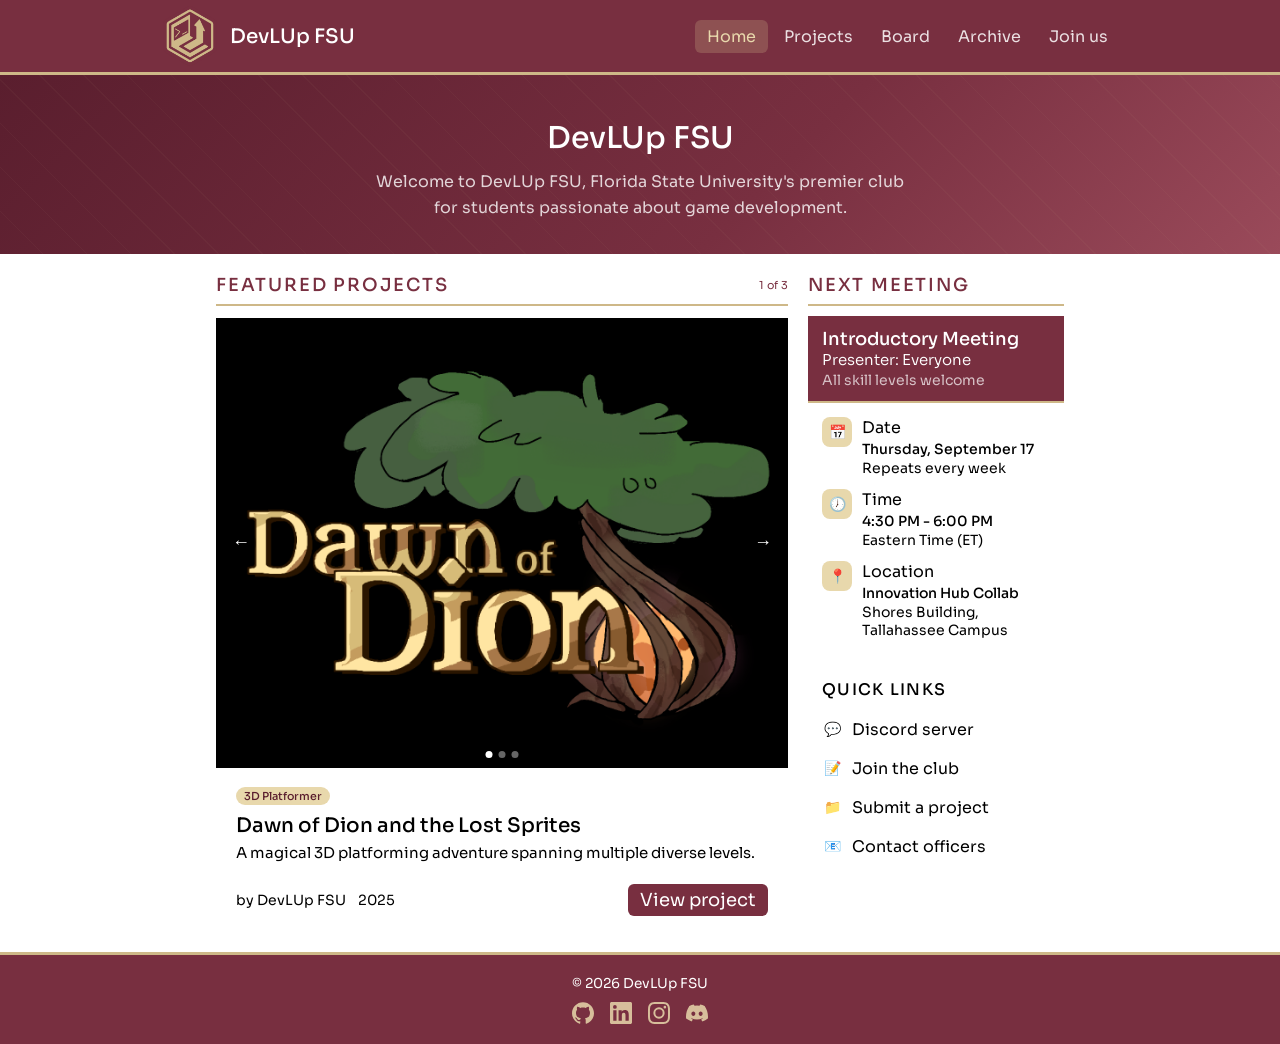
<file: index.html>
<!DOCTYPE html>
<html lang="en">
<head>
  <meta charset="UTF-8" />
  <meta name="viewport" content="width=device-width, initial-scale=1.0" />

  <!-- Load fonts -->
  <link rel="preconnect" href="https://fonts.googleapis.com">
  <link rel="preconnect" href="https://fonts.gstatic.com" crossorigin>
  <link href="https://fonts.googleapis.com/css2?family=Sora:wght@100..800&display=swap" rel="stylesheet">

  <title>DevLUp FSU</title>
  <link rel="stylesheet" href="style.css" />

  <link rel="icon" href="favicon.ico">
</head>
<body>

<div class="page">
  <nav class="navbar">
    <div class="navbar-brand">
      <img src="assets/images/devlup/DevLUpLogo.png" class="brand-icon">
      <span>DevLUp FSU</span>
    </div>
    <button class="navbar-toggle" aria-label="Toggle navigation">&#9776;</button>
    <ul class="navbar-links">
      <li><a href="#" class="active">Home</a></li>
      <li><a href="projects/">Projects</a></li>
      <li><a href="board/">Board</a></li>
      <li><a href="archive/">Archive</a></li>
      <li><a href="https://discord.gg/jehBXnYVpR">Join us</a></li>
    </ul>
  </nav>

  <div class="hero">
    <div class="hero-content">
      <h1>DevLUp FSU</h1>
      <p style="margin-top: 12px;">
        Welcome to DevLUp FSU, Florida State University's premier club for students
        passionate about game development. 
      </p>
    </div>
  </div>

  <div class="main">
    <div class="showcase">
      <div class="section-title">
        Featured Projects
        <span class="counter" id="proj-counter">1 of 4</span>
      </div>
      <div class="showcase-card">
        <div class="card-preview" id="card-preview">
          <button class="card-arrow prev" onclick="changeProject(-1)">&#8592;</button>
          <img id="preview-art">
          <button class="card-arrow next" onclick="changeProject(1)">&#8594;</button>
          <div class="card-nav" id="dots"></div>
        </div>
        <div class="card-info">
          <span class="card-tag" id="proj-tag">Example Tag</span>
          <h2 id="proj-title">Example Project</h2>
          <p id="proj-desc">Example description</p>
          <div class="card-meta">
            <div class="author">
              <span id="proj-author">by Author</span>
            </div>
            <span id="proj-year">2025</span>
            <button class="view-btn" onclick="viewProject()">View project </button>
          </div>
        </div>
      </div>
    </div>

    <div class="sidebar">
      <div class="section-title" style="margin-bottom: 10px;">Next meeting</div>
      <div class="meeting-card">
        <div class="meeting-header">
          <h3>Introductory Meeting</h3>
          <h4>Presenter: Everyone</h4>
          <p>All skill levels welcome</p>
        </div>
        <div class="meeting-body">
          <div class="meeting-row">
            <div class="meeting-icon">📅</div>
            <div>
              <div class="meeting-label">Date</div>
              <div class="meeting-value">Thursday, September 17</div>
              <div class="meeting-sub">Repeats every week</div>
            </div>
          </div>
          <div class="meeting-row">
            <div class="meeting-icon">🕖</div>
            <div>
              <div class="meeting-label">Time</div>
              <div class="meeting-value">4:30 PM - 6:00 PM</div>
              <div class="meeting-sub">Eastern Time (ET)</div>
            </div>
          </div>
          <div class="meeting-row">
            <div class="meeting-icon">📍</div>
            <div>
              <div class="meeting-label">Location</div>
              <div class="meeting-value">Innovation Hub Collab</div>
              <div class="meeting-sub">Shores Building, Tallahassee Campus</div>
            </div>
          </div>
        </div>
      </div>

      <div class="links-card">
        <div class="links-header"><h3>Quick links</h3></div>
        <a class="quick-link" href="https://discord.gg/jehBXnYVpR">
          <span class="quick-link-icon">💬</span> Discord server
          <span class="quick-link-arrow"></span>
        </a>
        <a class="quick-link" href="https://discord.gg/jehBXnYVpR">
          <span class="quick-link-icon">📝</span> Join the club
          <span class="quick-link-arrow"></span>
        </a>
        <a class="quick-link" href="https://forms.gle/BvCFeNp7tyATCMnP6">
          <span class="quick-link-icon">📁</span> Submit a project
          <span class="quick-link-arrow"></span>
        </a>
        <a class="quick-link" href="mailto:fsu.gamedev.club@gmail.com">
          <span class="quick-link-icon">📧</span> Contact officers
          <span class="quick-link-arrow"></span>
        </a>
      </div>
    </div>
  </div>

  <footer class="site-footer">
    <p>&copy; 2026 DevLUp FSU</p>
    <div class="site-footer-links">
      <a href="https://github.com/devlup-fsu" aria-label="GitHub" target="_blank" rel="noopener">
        <svg viewBox="0 0 24 24" xmlns="http://www.w3.org/2000/svg"><path d="M12 .297c-6.63 0-12 5.373-12 12 0 5.303 3.438 9.8 8.205 11.385.6.113.82-.258.82-.577 0-.285-.01-1.04-.015-2.04-3.338.724-4.042-1.61-4.042-1.61-.546-1.385-1.335-1.755-1.335-1.755-1.087-.744.084-.729.084-.729 1.205.084 1.838 1.236 1.838 1.236 1.07 1.835 2.809 1.305 3.495.998.108-.776.417-1.305.76-1.605-2.665-.3-5.466-1.332-5.466-5.93 0-1.31.465-2.38 1.235-3.22-.135-.303-.54-1.523.105-3.176 0 0 1.005-.322 3.3 1.23.96-.267 1.98-.399 3-.405 1.02.006 2.04.138 3 .405 2.28-1.552 3.285-1.23 3.285-1.23.645 1.653.24 2.873.12 3.176.765.84 1.23 1.91 1.23 3.22 0 4.61-2.805 5.625-5.475 5.92.42.36.81 1.096.81 2.22 0 1.606-.015 2.896-.015 3.286 0 .315.21.69.825.57C20.565 22.092 24 17.592 24 12.297c0-6.627-5.373-12-12-12"/></svg>
      </a>
      <a href="https://www.linkedin.com/in/devlup-fsu-882580362/" aria-label="LinkedIn" target="_blank" rel="noopener">
        <svg viewBox="0 0 24 24" xmlns="http://www.w3.org/2000/svg"><path d="M20.447 20.452h-3.554v-5.569c0-1.328-.027-3.037-1.852-3.037-1.853 0-2.136 1.445-2.136 2.939v5.667H9.351V9h3.414v1.561h.046c.477-.9 1.637-1.85 3.37-1.85 3.601 0 4.267 2.37 4.267 5.455v6.286zM5.337 7.433a2.062 2.062 0 0 1-2.063-2.065 2.064 2.064 0 1 1 2.063 2.065zm1.782 13.019H3.555V9h3.564v11.452zM22.225 0H1.771C.792 0 0 .774 0 1.729v20.542C0 23.227.792 24 1.771 24h20.451C23.2 24 24 23.227 24 22.271V1.729C24 .774 23.2 0 22.222 0h.003z"/></svg>
      </a>
      <a href="https://www.instagram.com/fsu.devlup/" aria-label="Instagram" target="_blank" rel="noopener">
        <svg viewBox="0 0 24 24" xmlns="http://www.w3.org/2000/svg"><path d="M12 2.163c3.204 0 3.584.012 4.85.07 3.252.148 4.771 1.691 4.919 4.919.058 1.265.069 1.645.069 4.849 0 3.205-.012 3.584-.069 4.849-.149 3.225-1.664 4.771-4.919 4.919-1.266.058-1.644.07-4.85.07-3.204 0-3.584-.012-4.849-.07-3.26-.149-4.771-1.699-4.919-4.92-.058-1.265-.07-1.644-.07-4.849 0-3.204.013-3.583.07-4.849.149-3.227 1.664-4.771 4.919-4.919 1.266-.057 1.645-.069 4.849-.069zM12 0C8.741 0 8.333.014 7.053.072 2.695.272.273 2.69.073 7.052.014 8.333 0 8.741 0 12c0 3.259.014 3.668.072 4.948.2 4.358 2.618 6.78 6.98 6.98C8.333 23.986 8.741 24 12 24c3.259 0 3.668-.014 4.948-.072 4.354-.2 6.782-2.618 6.979-6.98.059-1.28.073-1.689.073-4.948 0-3.259-.014-3.667-.072-4.947-.196-4.354-2.617-6.78-6.979-6.98C15.668.014 15.259 0 12 0zm0 5.838a6.162 6.162 0 1 0 0 12.324 6.162 6.162 0 0 0 0-12.324zM12 16a4 4 0 1 1 0-8 4 4 0 0 1 0 8zm6.406-11.845a1.44 1.44 0 1 0 0 2.881 1.44 1.44 0 0 0 0-2.881z"/></svg>
      </a>
      <a href="https://discord.gg/jehBXnYVpR" aria-label="Discord" target="_blank" rel="noopener">
        <svg viewBox="0 0 24 24" xmlns="http://www.w3.org/2000/svg"><path d="M20.317 4.37a19.791 19.791 0 0 0-4.885-1.515.074.074 0 0 0-.079.037c-.21.375-.444.864-.608 1.25a18.27 18.27 0 0 0-5.487 0 12.64 12.64 0 0 0-.617-1.25.077.077 0 0 0-.079-.037A19.736 19.736 0 0 0 3.677 4.37a.07.07 0 0 0-.032.027C.533 9.046-.32 13.58.099 18.057a.082.082 0 0 0 .031.057 19.9 19.9 0 0 0 5.993 3.03.078.078 0 0 0 .084-.028 13.995 13.995 0 0 0 1.226-1.994.076.076 0 0 0-.041-.106 13.107 13.107 0 0 1-1.872-.892.077.077 0 0 1-.008-.128 10.2 10.2 0 0 0 .372-.292.074.074 0 0 1 .077-.01c3.928 1.793 8.18 1.793 12.062 0a.074.074 0 0 1 .078.01c.12.098.246.198.373.292a.077.077 0 0 1-.006.127 12.299 12.299 0 0 1-1.873.892.077.077 0 0 0-.041.107c.36.698.772 1.362 1.225 1.993a.076.076 0 0 0 .084.028 19.839 19.839 0 0 0 6.002-3.03.077.077 0 0 0 .032-.054c.5-5.177-.838-9.674-3.549-13.66a.061.061 0 0 0-.031-.03zM8.02 15.33c-1.183 0-2.157-1.085-2.157-2.419 0-1.333.956-2.419 2.157-2.419 1.21 0 2.176 1.096 2.157 2.42 0 1.333-.956 2.418-2.157 2.418zm7.975 0c-1.183 0-2.157-1.085-2.157-2.419 0-1.333.955-2.419 2.157-2.419 1.21 0 2.176 1.096 2.157 2.42 0 1.333-.946 2.418-2.157 2.418z"/></svg>
      </a>
    </div>
  </footer>
</div>

<script src="index.js"></script>

</body>
</file>
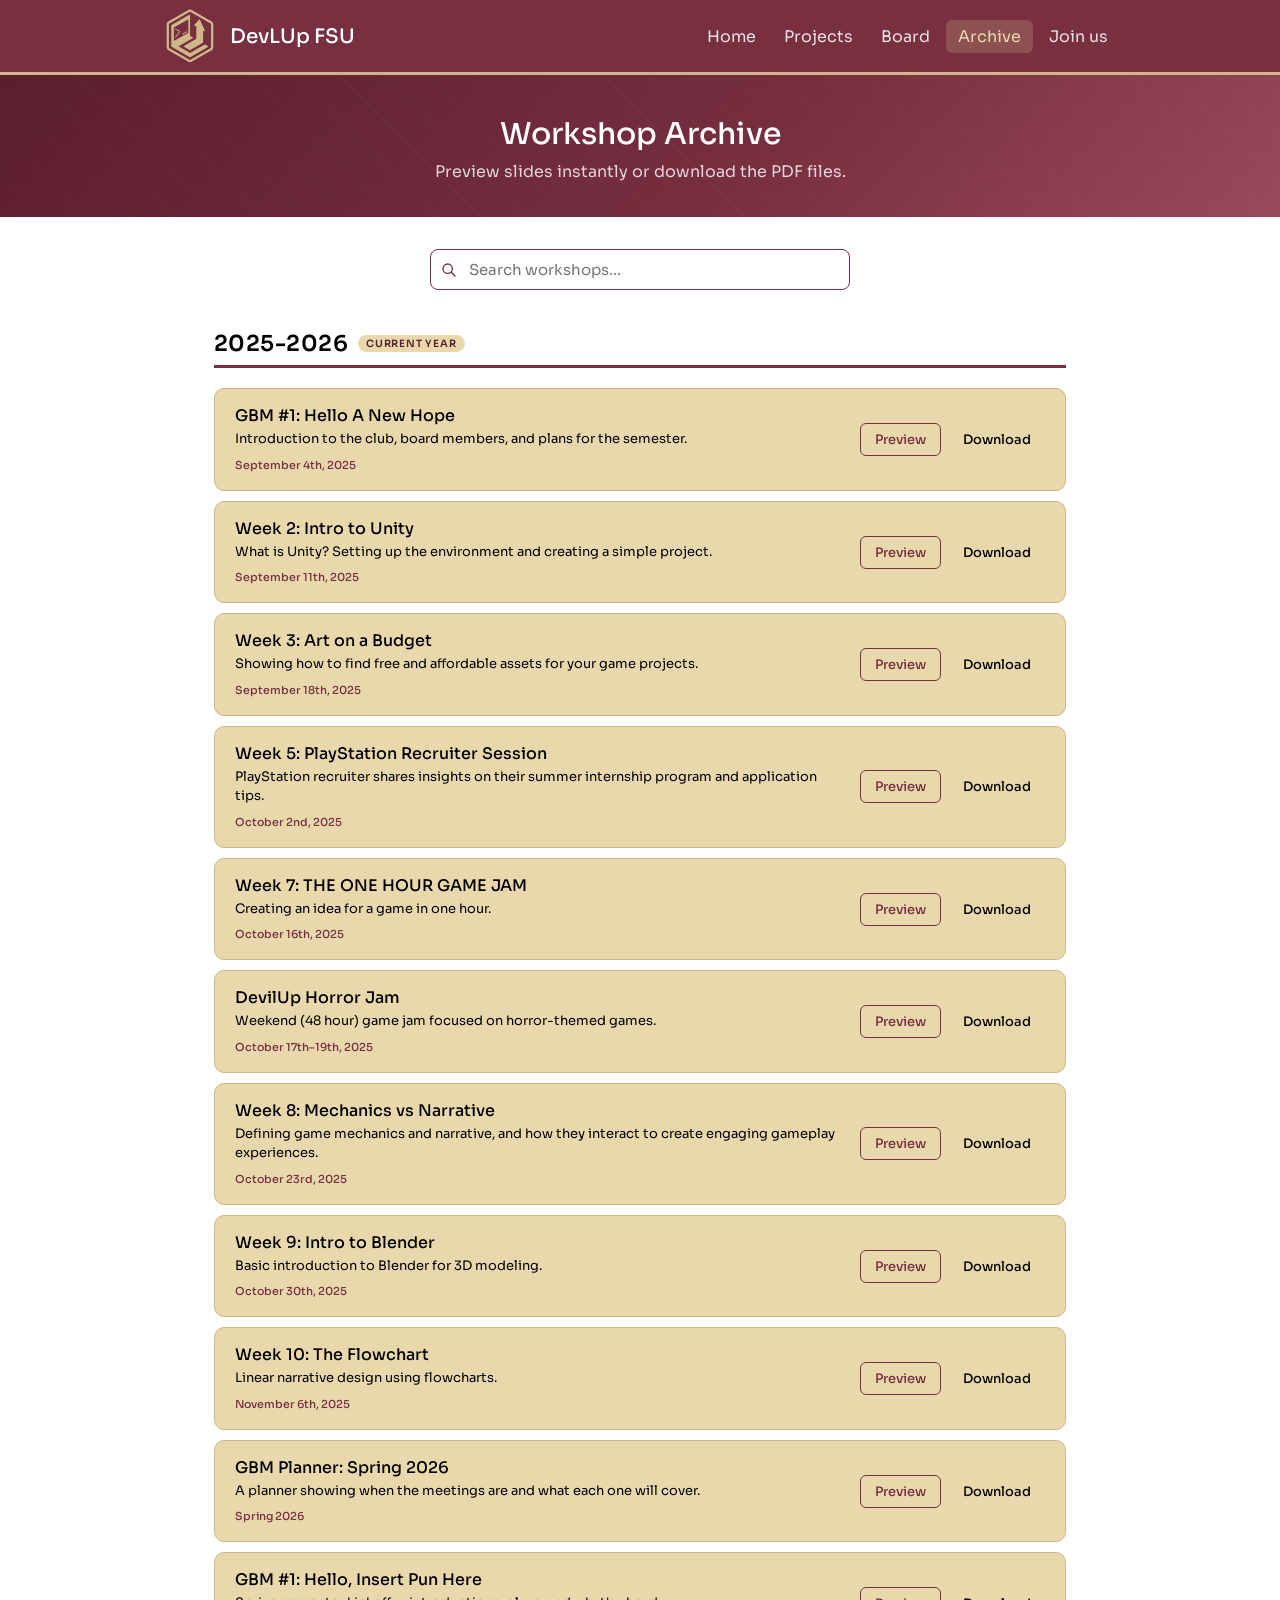
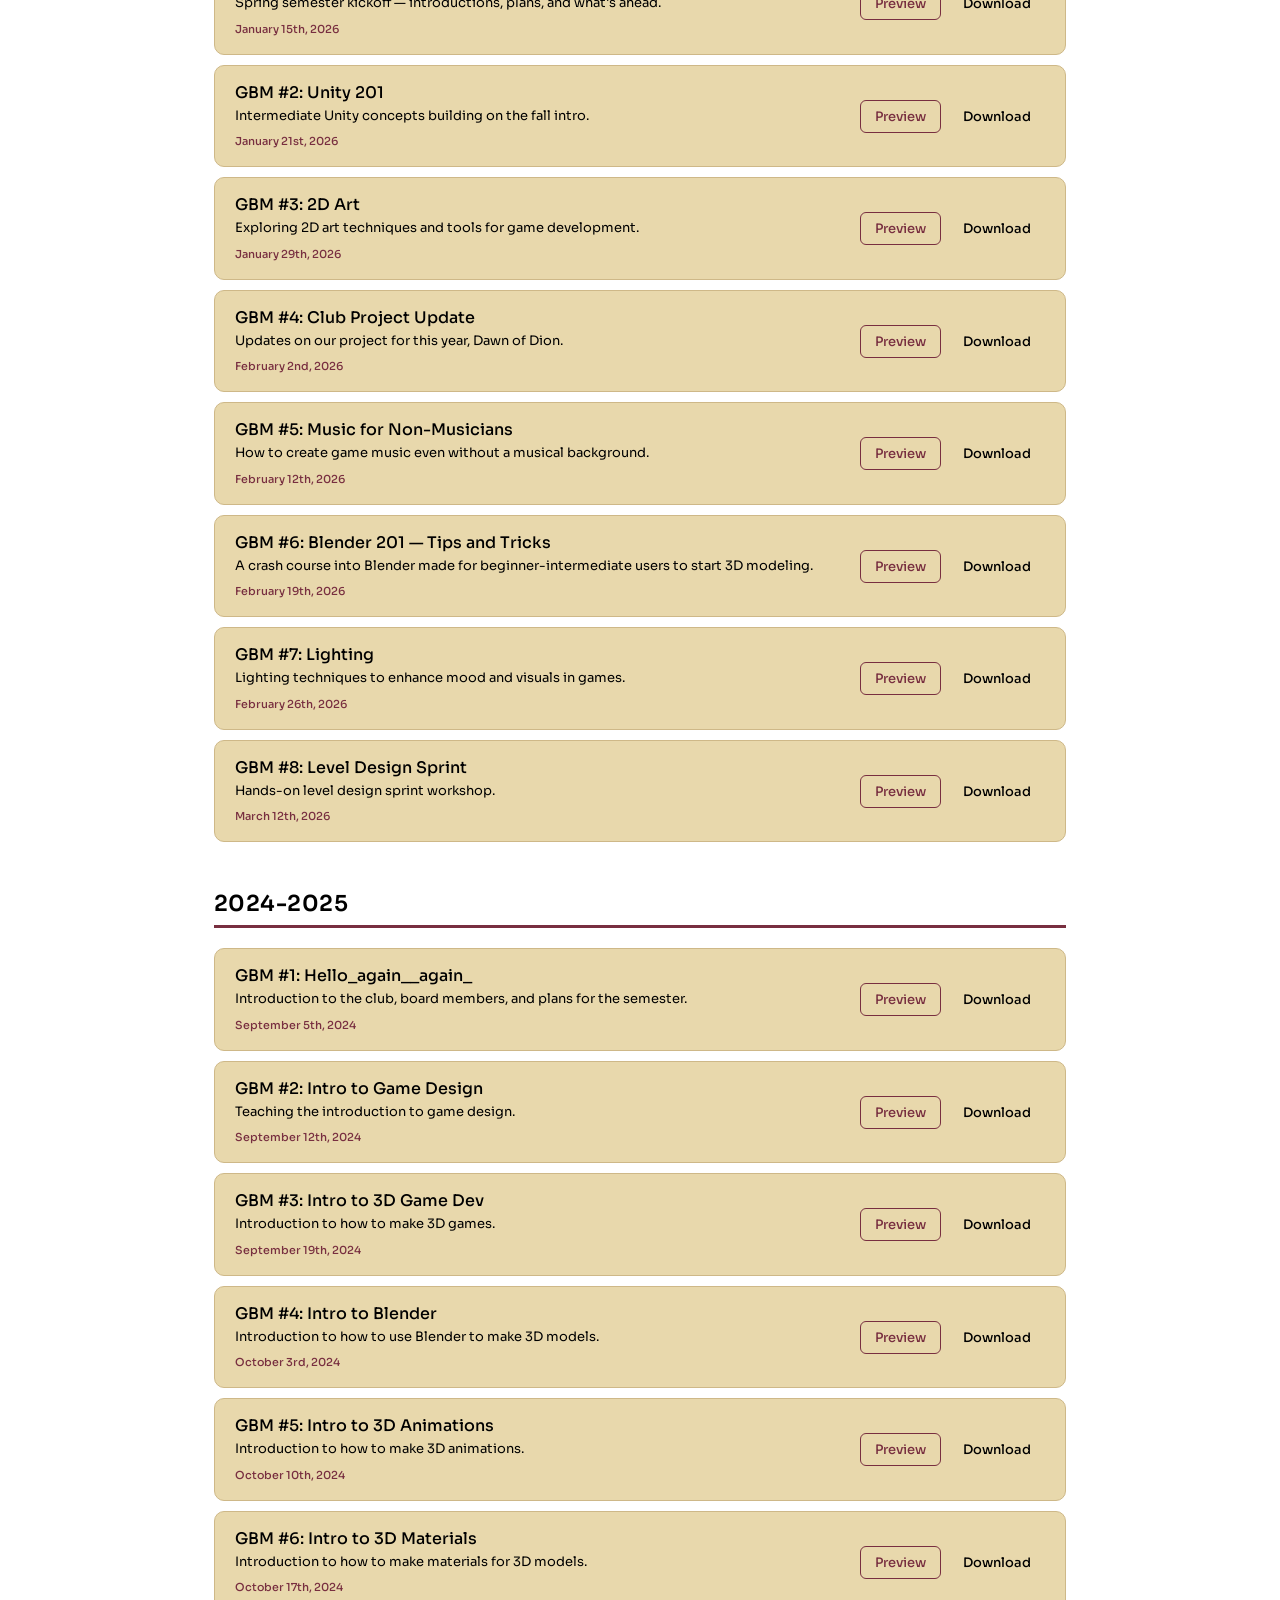
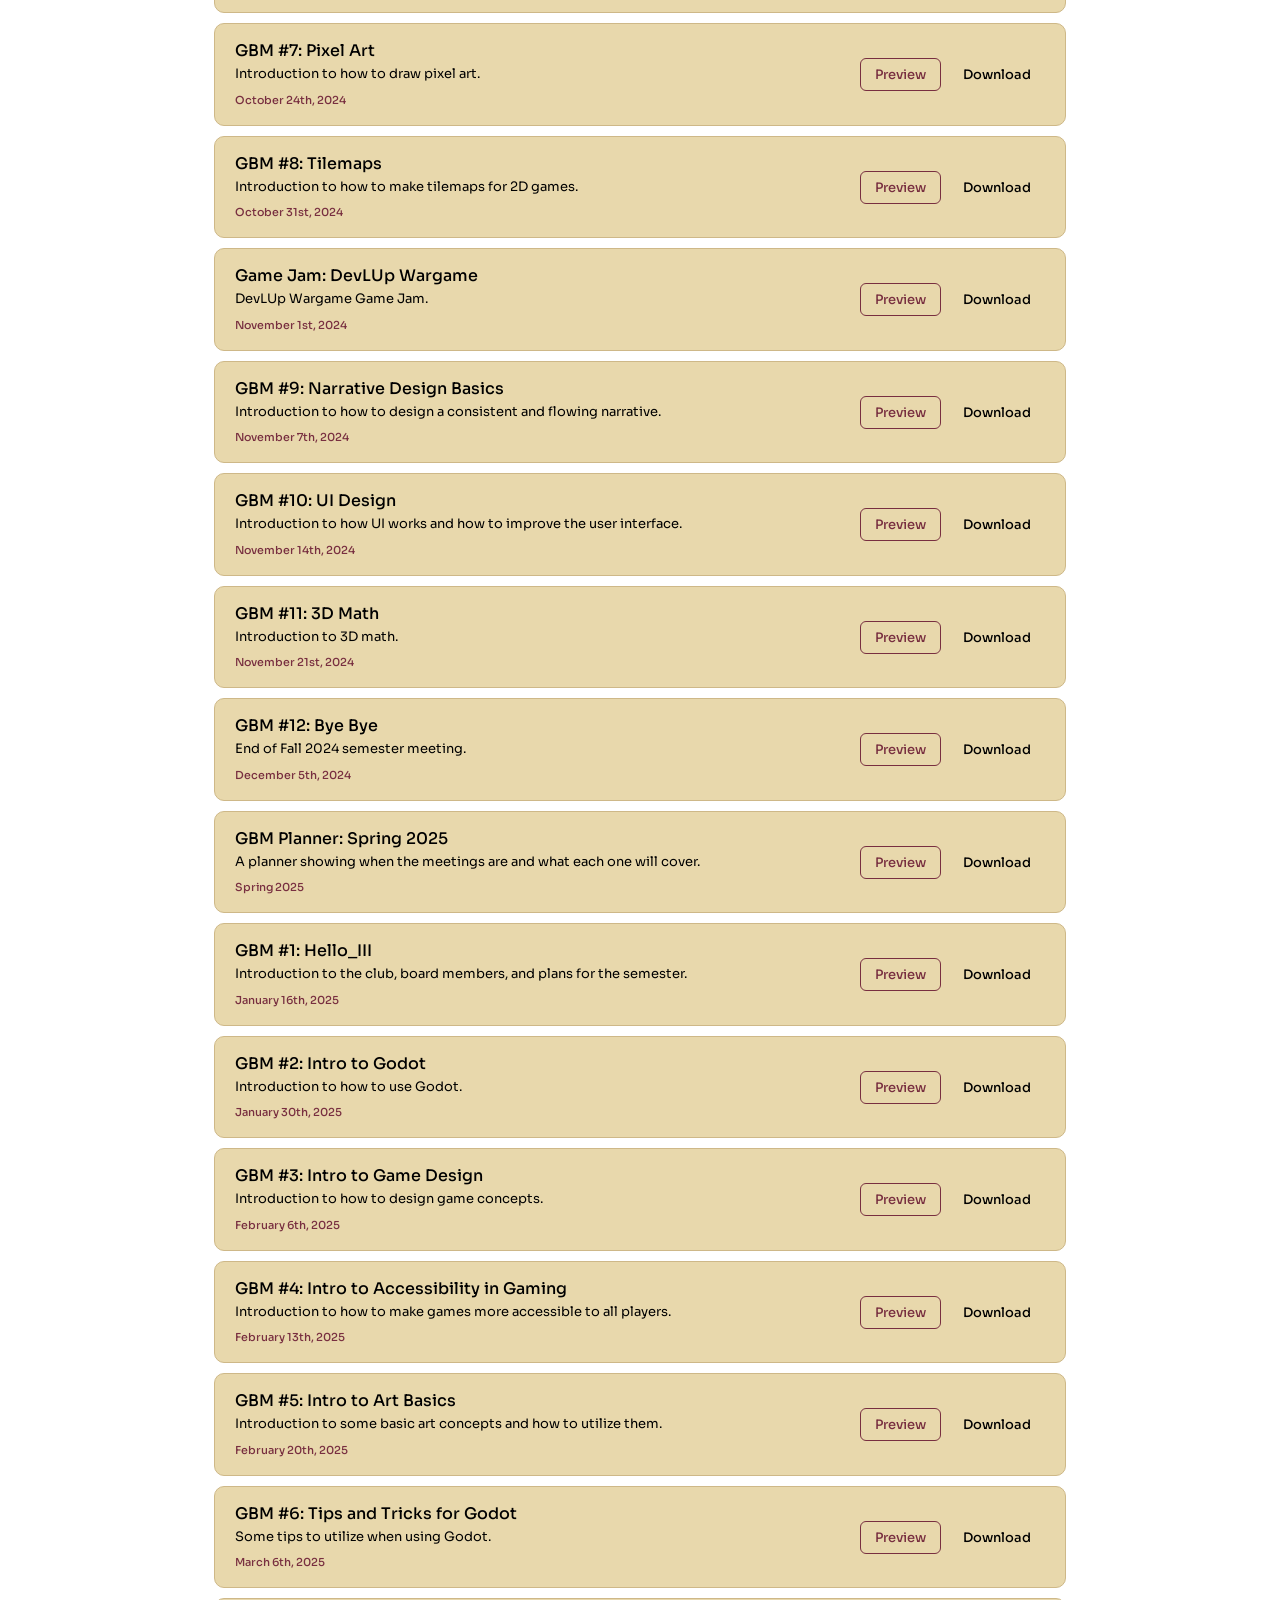
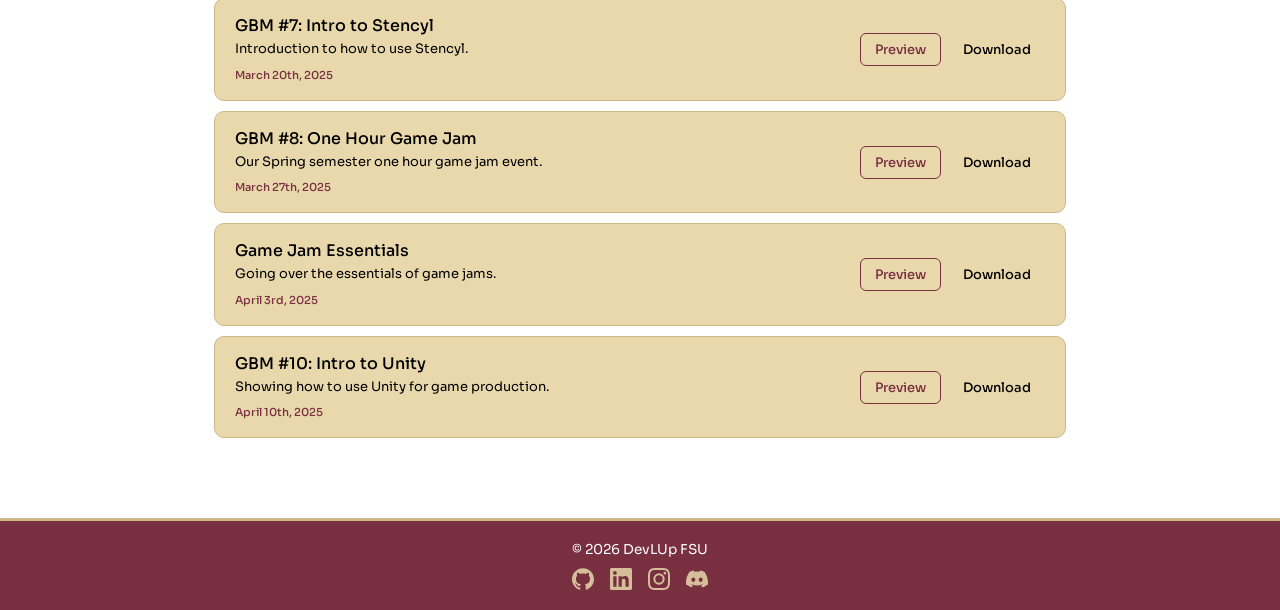
<file: archive/index.html>
<!DOCTYPE html>
<html lang="en">
<head>
  <meta charset="UTF-8">
  <meta name="viewport" content="width=device-width, initial-scale=1.0">
  <title>Workshop Archive - DevLUp FSU</title>

  <link rel="preconnect" href="https://fonts.googleapis.com">
  <link rel="preconnect" href="https://fonts.gstatic.com" crossorigin>
  <link href="https://fonts.googleapis.com/css2?family=Sora:wght@100..800&display=swap" rel="stylesheet">

  <link rel="stylesheet" href="../style.css">
  <link rel="stylesheet" href="style.css">
  <link rel="icon" href="../favicon.ico">
</head>
<body>

<div class="page">
  <nav class="navbar">
    <div class="navbar-brand">
      <img src="../assets/images/devlup/DevLUpLogo.png" class="brand-icon" alt="DevLUp Logo">
      <span>DevLUp FSU</span>
    </div>
    <button class="navbar-toggle" aria-label="Toggle navigation">&#9776;</button>
    <ul class="navbar-links">
      <li><a href="../">Home</a></li>
      <li><a href="../projects/">Projects</a></li>
      <li><a href="../board/">Board</a></li>
      <li><a href="./" class="active">Archive</a></li>
      <li><a href="https://discord.gg/jehBXnYVpR">Join us</a></li>
    </ul>
  </nav>

  <div class="archive-hero">
    <div class="archive-hero-content">
      <h1>Workshop Archive</h1>
      <p>Preview slides instantly or download the PDF files.</p>
    </div>
  </div>

  <div class="archive-main">
    <div class="archive-search">
      <svg fill="none" stroke="currentColor" viewBox="0 0 24 24" aria-hidden="true">
        <path stroke-linecap="round" stroke-linejoin="round" stroke-width="2" d="M21 21l-6-6m2-5a7 7 0 11-14 0 7 7 0 0114 0z"/>
      </svg>
      <input type="text" id="search-input" placeholder="Search workshops..." aria-label="Search workshops">
    </div>

    <div id="archive-container"></div>
  </div>

  <footer class="site-footer">
    <p>&copy; 2026 DevLUp FSU</p>
    <div class="site-footer-links">
      <a href="https://github.com/devlup-fsu" aria-label="GitHub" target="_blank" rel="noopener">
        <svg viewBox="0 0 24 24" xmlns="http://www.w3.org/2000/svg"><path d="M12 .297c-6.63 0-12 5.373-12 12 0 5.303 3.438 9.8 8.205 11.385.6.113.82-.258.82-.577 0-.285-.01-1.04-.015-2.04-3.338.724-4.042-1.61-4.042-1.61-.546-1.385-1.335-1.755-1.335-1.755-1.087-.744.084-.729.084-.729 1.205.084 1.838 1.236 1.838 1.236 1.07 1.835 2.809 1.305 3.495.998.108-.776.417-1.305.76-1.605-2.665-.3-5.466-1.332-5.466-5.93 0-1.31.465-2.38 1.235-3.22-.135-.303-.54-1.523.105-3.176 0 0 1.005-.322 3.3 1.23.96-.267 1.98-.399 3-.405 1.02.006 2.04.138 3 .405 2.28-1.552 3.285-1.23 3.285-1.23.645 1.653.24 2.873.12 3.176.765.84 1.23 1.91 1.23 3.22 0 4.61-2.805 5.625-5.475 5.92.42.36.81 1.096.81 2.22 0 1.606-.015 2.896-.015 3.286 0 .315.21.69.825.57C20.565 22.092 24 17.592 24 12.297c0-6.627-5.373-12-12-12"/></svg>
      </a>
      <a href="https://www.linkedin.com/in/devlup-fsu-882580362/" aria-label="LinkedIn" target="_blank" rel="noopener">
        <svg viewBox="0 0 24 24" xmlns="http://www.w3.org/2000/svg"><path d="M20.447 20.452h-3.554v-5.569c0-1.328-.027-3.037-1.852-3.037-1.853 0-2.136 1.445-2.136 2.939v5.667H9.351V9h3.414v1.561h.046c.477-.9 1.637-1.85 3.37-1.85 3.601 0 4.267 2.37 4.267 5.455v6.286zM5.337 7.433a2.062 2.062 0 0 1-2.063-2.065 2.064 2.064 0 1 1 2.063 2.065zm1.782 13.019H3.555V9h3.564v11.452zM22.225 0H1.771C.792 0 0 .774 0 1.729v20.542C0 23.227.792 24 1.771 24h20.451C23.2 24 24 23.227 24 22.271V1.729C24 .774 23.2 0 22.222 0h.003z"/></svg>
      </a>
      <a href="https://www.instagram.com/fsu.devlup/" aria-label="Instagram" target="_blank" rel="noopener">
        <svg viewBox="0 0 24 24" xmlns="http://www.w3.org/2000/svg"><path d="M12 2.163c3.204 0 3.584.012 4.85.07 3.252.148 4.771 1.691 4.919 4.919.058 1.265.069 1.645.069 4.849 0 3.205-.012 3.584-.069 4.849-.149 3.225-1.664 4.771-4.919 4.919-1.266.058-1.644.07-4.85.07-3.204 0-3.584-.012-4.849-.07-3.26-.149-4.771-1.699-4.919-4.92-.058-1.265-.07-1.644-.07-4.849 0-3.204.013-3.583.07-4.849.149-3.227 1.664-4.771 4.919-4.919 1.266-.057 1.645-.069 4.849-.069zM12 0C8.741 0 8.333.014 7.053.072 2.695.272.273 2.69.073 7.052.014 8.333 0 8.741 0 12c0 3.259.014 3.668.072 4.948.2 4.358 2.618 6.78 6.98 6.98C8.333 23.986 8.741 24 12 24c3.259 0 3.668-.014 4.948-.072 4.354-.2 6.782-2.618 6.979-6.98.059-1.28.073-1.689.073-4.948 0-3.259-.014-3.667-.072-4.947-.196-4.354-2.617-6.78-6.979-6.98C15.668.014 15.259 0 12 0zm0 5.838a6.162 6.162 0 1 0 0 12.324 6.162 6.162 0 0 0 0-12.324zM12 16a4 4 0 1 1 0-8 4 4 0 0 1 0 8zm6.406-11.845a1.44 1.44 0 1 0 0 2.881 1.44 1.44 0 0 0 0-2.881z"/></svg>
      </a>
      <a href="https://discord.gg/jehBXnYVpR" aria-label="Discord" target="_blank" rel="noopener">
        <svg viewBox="0 0 24 24" xmlns="http://www.w3.org/2000/svg"><path d="M20.317 4.37a19.791 19.791 0 0 0-4.885-1.515.074.074 0 0 0-.079.037c-.21.375-.444.864-.608 1.25a18.27 18.27 0 0 0-5.487 0 12.64 12.64 0 0 0-.617-1.25.077.077 0 0 0-.079-.037A19.736 19.736 0 0 0 3.677 4.37a.07.07 0 0 0-.032.027C.533 9.046-.32 13.58.099 18.057a.082.082 0 0 0 .031.057 19.9 19.9 0 0 0 5.993 3.03.078.078 0 0 0 .084-.028 13.995 13.995 0 0 0 1.226-1.994.076.076 0 0 0-.041-.106 13.107 13.107 0 0 1-1.872-.892.077.077 0 0 1-.008-.128 10.2 10.2 0 0 0 .372-.292.074.074 0 0 1 .077-.01c3.928 1.793 8.18 1.793 12.062 0a.074.074 0 0 1 .078.01c.12.098.246.198.373.292a.077.077 0 0 1-.006.127 12.299 12.299 0 0 1-1.873.892.077.077 0 0 0-.041.107c.36.698.772 1.362 1.225 1.993a.076.076 0 0 0 .084.028 19.839 19.839 0 0 0 6.002-3.03.077.077 0 0 0 .032-.054c.5-5.177-.838-9.674-3.549-13.66a.061.061 0 0 0-.031-.03zM8.02 15.33c-1.183 0-2.157-1.085-2.157-2.419 0-1.333.956-2.419 2.157-2.419 1.21 0 2.176 1.096 2.157 2.42 0 1.333-.956 2.418-2.157 2.418zm7.975 0c-1.183 0-2.157-1.085-2.157-2.419 0-1.333.955-2.419 2.157-2.419 1.21 0 2.176 1.096 2.157 2.42 0 1.333-.946 2.418-2.157 2.418z"/></svg>
      </a>
    </div>
  </footer>
</div>

<!-- Preview Modal -->
<div class="modal-overlay" id="modal" role="dialog" aria-modal="true" aria-label="Slide preview">
  <div class="modal-box">
    <div class="modal-header">
      <span>Slide Preview</span>
      <button class="modal-close" id="modal-close" aria-label="Close preview">
        <svg fill="none" viewBox="0 0 24 24" stroke="currentColor" stroke-width="2">
          <path stroke-linecap="round" stroke-linejoin="round" d="M6 18L18 6M6 6l12 12"/>
        </svg>
      </button>
    </div>
    <iframe class="modal-frame" id="modal-frame" src="" title="PDF Preview"></iframe>
  </div>
</div>

<script>
  const modal = document.getElementById('modal');
  const modalFrame = document.getElementById('modal-frame');

  function openPreview(fileUrl) {
    modalFrame.src = fileUrl;
    modal.classList.add('open');
    document.body.style.overflow = 'hidden';
  }

  function closePreview() {
    modal.classList.remove('open');
    modalFrame.src = '';
    document.body.style.overflow = '';
  }

  document.getElementById('modal-close').addEventListener('click', closePreview);

  modal.addEventListener('click', function (e) {
    if (e.target === modal) closePreview();
  });

  document.addEventListener('keydown', function (e) {
    if (e.key === 'Escape' && modal.classList.contains('open')) closePreview();
  });

  document.getElementById('archive-container').addEventListener('click', function (e) {
    const btn = e.target.closest('.btn-preview');
    if (btn) openPreview(btn.dataset.file);
  });

  function escHtml(str) {
    return String(str)
      .replace(/&/g, '&amp;')
      .replace(/</g, '&lt;')
      .replace(/>/g, '&gt;')
      .replace(/"/g, '&quot;');
  }

  function renderArchive(data, query) {
    const container = document.getElementById('archive-container');
    const q = query ? query.toLowerCase() : '';
    let html = '';
    let anyVisible = false;

    for (const yearGroup of data) {
      const filtered = q
        ? yearGroup.entries.filter(e =>
            e.title.toLowerCase().includes(q) ||
            e.description.toLowerCase().includes(q) ||
            e.date.toLowerCase().includes(q)
          )
        : yearGroup.entries;

      if (filtered.length === 0) continue;
      anyVisible = true;

      html += `
        <section class="archive-year">
          <div class="archive-year-header">
            <h2>${escHtml(yearGroup.year)}</h2>
            ${yearGroup.current ? '<span class="current-badge">Current Year</span>' : ''}
          </div>
          <div class="archive-year-entries">
            ${filtered.map(entry => `
              <div class="archive-card">
                <div class="archive-card-info">
                  <h3>${escHtml(entry.title)}</h3>
                  <p>${escHtml(entry.description)}</p>
                  <span class="archive-card-date">${escHtml(entry.date)}</span>
                </div>
                <div class="archive-card-actions">
                  <button class="btn-preview" data-file="${escHtml(entry.file)}">Preview</button>
                  <a class="btn-download" href="${escHtml(entry.file)}" download target="_blank" rel="noopener noreferrer">Download</a>
                </div>
              </div>
            `).join('')}
          </div>
        </section>
      `;
    }

    if (!anyVisible) {
      html = '<p class="archive-empty">No workshops found.</p>';
    }

    container.innerHTML = html;
  }

  async function loadArchive() {
    const res = await fetch('archive.json');
    const data = await res.json();

    renderArchive(data);

    document.getElementById('search-input').addEventListener('input', function () {
      renderArchive(data, this.value);
    });
  }

  loadArchive();

  document.querySelector('.navbar-toggle').addEventListener('click', function() {
    document.querySelector('.navbar').classList.toggle('open');
  });
</script>

</body>
</html>
</file>
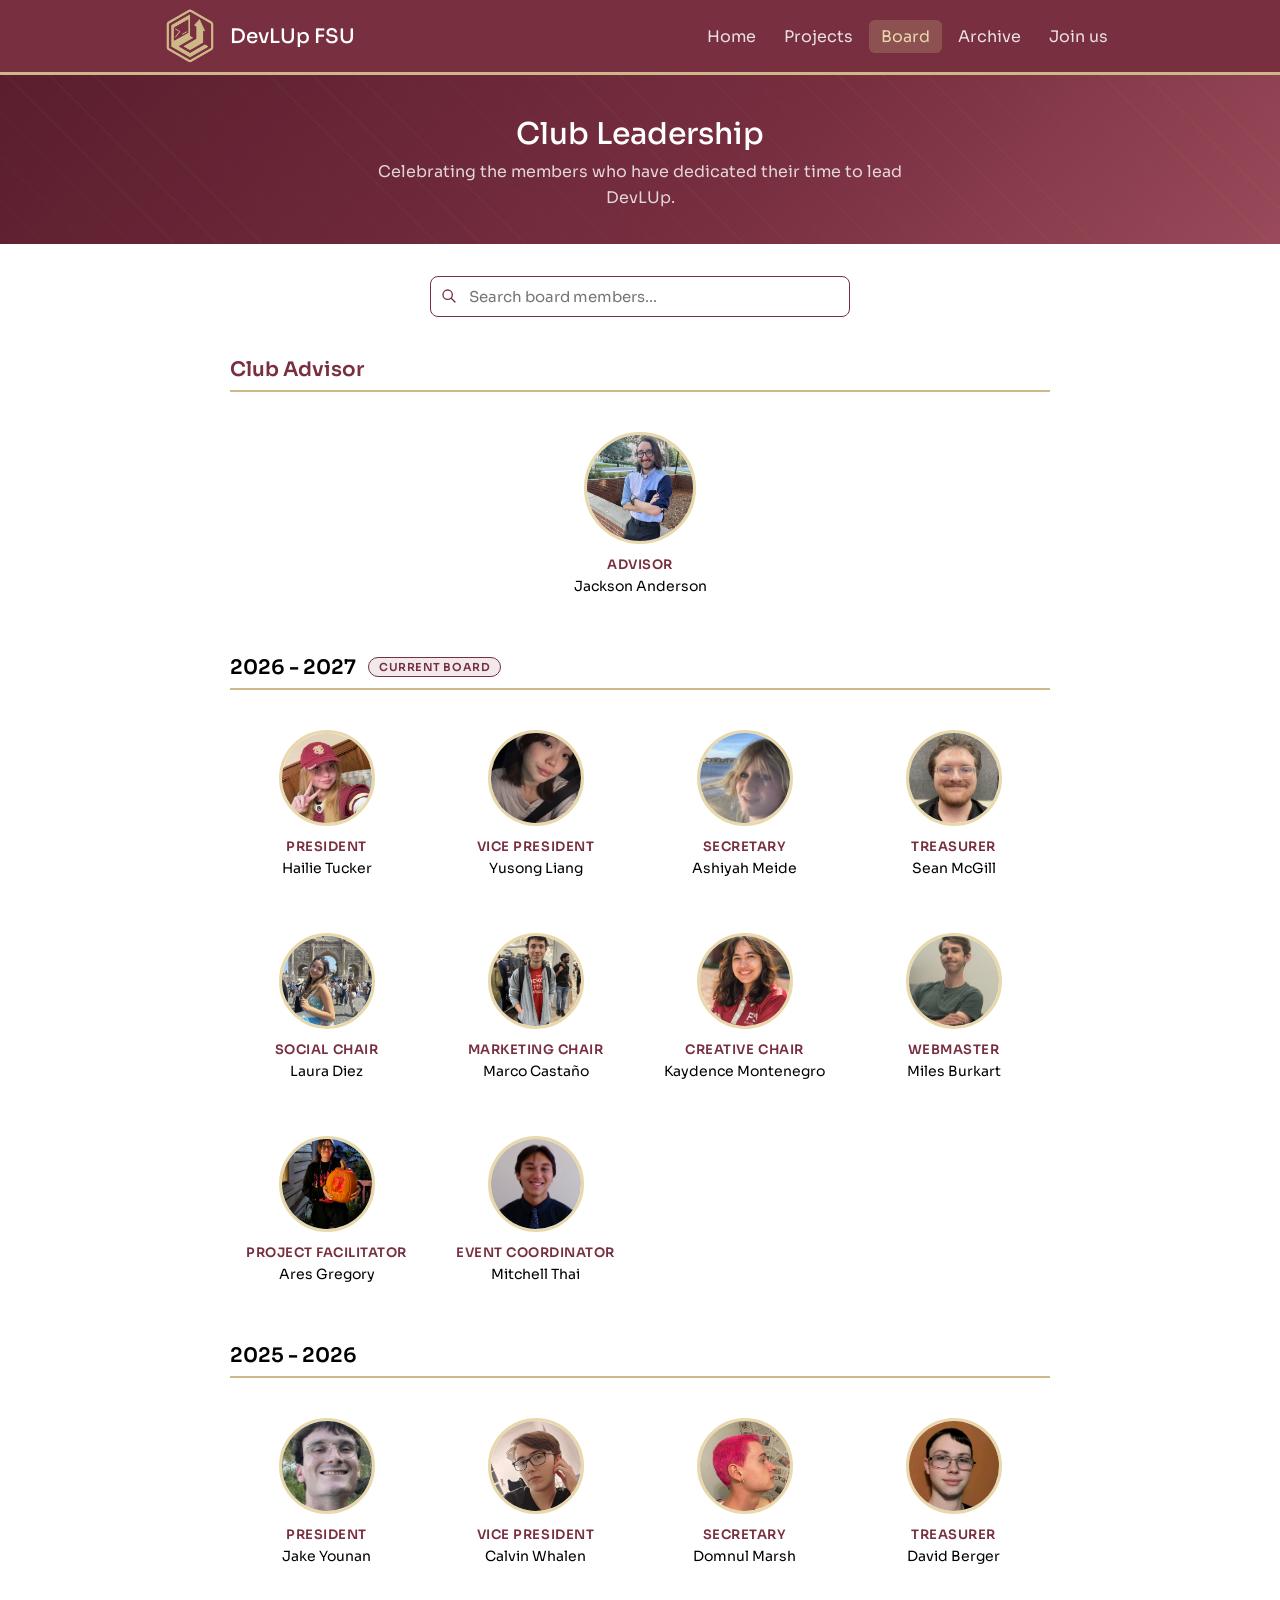
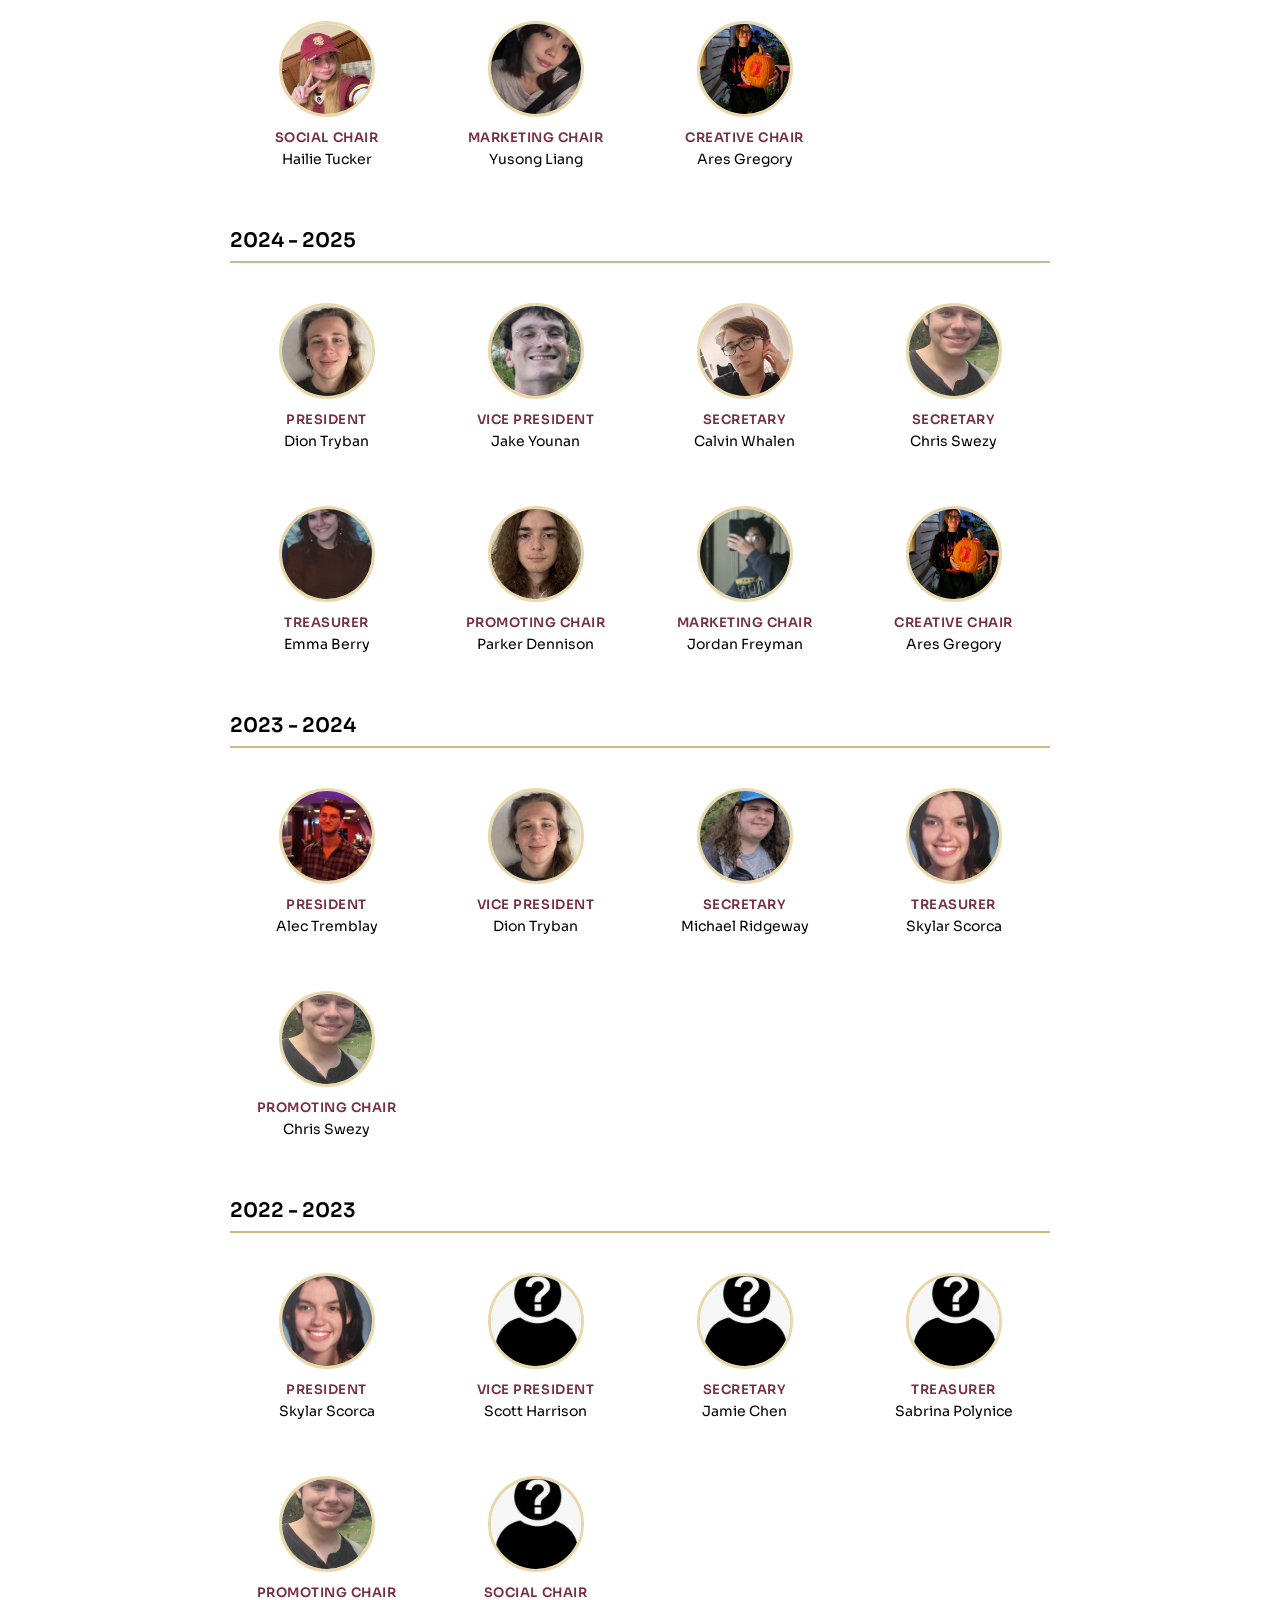
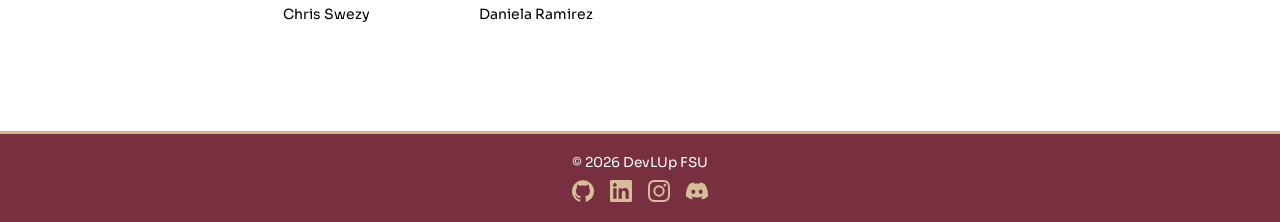
<file: board/index.html>
<!DOCTYPE html>
<html lang="en">
<head>
  <meta charset="UTF-8">
  <meta name="viewport" content="width=device-width, initial-scale=1.0">
  <title>Board - DevLUp FSU</title>

  <link rel="preconnect" href="https://fonts.googleapis.com">
  <link rel="preconnect" href="https://fonts.gstatic.com" crossorigin>
  <link href="https://fonts.googleapis.com/css2?family=Sora:wght@100..800&display=swap" rel="stylesheet">

  <link rel="stylesheet" href="../style.css">
  <link rel="stylesheet" href="style.css">
  <link rel="icon" href="../favicon.ico">

</head>
<body>

<div class="page">
  <nav class="navbar">
    <div class="navbar-brand">
      <img src="../assets/images/devlup/DevLUpLogo.png" class="brand-icon" alt="DevLUp Logo">
      <span>DevLUp FSU</span>
    </div>
    <button class="navbar-toggle" aria-label="Toggle navigation">&#9776;</button>
    <ul class="navbar-links">
      <li><a href="../">Home</a></li>
      <li><a href="../projects/">Projects</a></li>
      <li><a href="./" class="active">Board</a></li>
      <li><a href="../archive/">Archive</a></li>
      <li><a href="https://discord.gg/jehBXnYVpR">Join us</a></li>
    </ul>
  </nav>

  <div class="board-hero">
    <div class="board-hero-content">
      <h1>Club Leadership</h1>
      <p>Celebrating the members who have dedicated their time to lead DevLUp.</p>
    </div>
  </div>

  <div class="board-main">
    <div class="board-search">
      <svg fill="none" stroke="currentColor" viewBox="0 0 24 24" aria-hidden="true">
        <path stroke-linecap="round" stroke-linejoin="round" stroke-width="2" d="M21 21l-6-6m2-5a7 7 0 11-14 0 7 7 0 0114 0z"/>
      </svg>
      <input type="text" id="search-input" placeholder="Search board members..." aria-label="Search board members">
    </div>

    <div class="board-advisor" id="advisor-section"></div>
    <div id="years-container"></div>
  </div>

  <footer class="site-footer">
    <p>&copy; 2026 DevLUp FSU</p>
    <div class="site-footer-links">
      <a href="https://github.com/devlup-fsu" aria-label="GitHub" target="_blank" rel="noopener">
        <svg viewBox="0 0 24 24" xmlns="http://www.w3.org/2000/svg"><path d="M12 .297c-6.63 0-12 5.373-12 12 0 5.303 3.438 9.8 8.205 11.385.6.113.82-.258.82-.577 0-.285-.01-1.04-.015-2.04-3.338.724-4.042-1.61-4.042-1.61-.546-1.385-1.335-1.755-1.335-1.755-1.087-.744.084-.729.084-.729 1.205.084 1.838 1.236 1.838 1.236 1.07 1.835 2.809 1.305 3.495.998.108-.776.417-1.305.76-1.605-2.665-.3-5.466-1.332-5.466-5.93 0-1.31.465-2.38 1.235-3.22-.135-.303-.54-1.523.105-3.176 0 0 1.005-.322 3.3 1.23.96-.267 1.98-.399 3-.405 1.02.006 2.04.138 3 .405 2.28-1.552 3.285-1.23 3.285-1.23.645 1.653.24 2.873.12 3.176.765.84 1.23 1.91 1.23 3.22 0 4.61-2.805 5.625-5.475 5.92.42.36.81 1.096.81 2.22 0 1.606-.015 2.896-.015 3.286 0 .315.21.69.825.57C20.565 22.092 24 17.592 24 12.297c0-6.627-5.373-12-12-12"/></svg>
      </a>
      <a href="https://www.linkedin.com/in/devlup-fsu-882580362/" aria-label="LinkedIn" target="_blank" rel="noopener">
        <svg viewBox="0 0 24 24" xmlns="http://www.w3.org/2000/svg"><path d="M20.447 20.452h-3.554v-5.569c0-1.328-.027-3.037-1.852-3.037-1.853 0-2.136 1.445-2.136 2.939v5.667H9.351V9h3.414v1.561h.046c.477-.9 1.637-1.85 3.37-1.85 3.601 0 4.267 2.37 4.267 5.455v6.286zM5.337 7.433a2.062 2.062 0 0 1-2.063-2.065 2.064 2.064 0 1 1 2.063 2.065zm1.782 13.019H3.555V9h3.564v11.452zM22.225 0H1.771C.792 0 0 .774 0 1.729v20.542C0 23.227.792 24 1.771 24h20.451C23.2 24 24 23.227 24 22.271V1.729C24 .774 23.2 0 22.222 0h.003z"/></svg>
      </a>
      <a href="https://www.instagram.com/fsu.devlup/" aria-label="Instagram" target="_blank" rel="noopener">
        <svg viewBox="0 0 24 24" xmlns="http://www.w3.org/2000/svg"><path d="M12 2.163c3.204 0 3.584.012 4.85.07 3.252.148 4.771 1.691 4.919 4.919.058 1.265.069 1.645.069 4.849 0 3.205-.012 3.584-.069 4.849-.149 3.225-1.664 4.771-4.919 4.919-1.266.058-1.644.07-4.85.07-3.204 0-3.584-.012-4.849-.07-3.26-.149-4.771-1.699-4.919-4.92-.058-1.265-.07-1.644-.07-4.849 0-3.204.013-3.583.07-4.849.149-3.227 1.664-4.771 4.919-4.919 1.266-.057 1.645-.069 4.849-.069zM12 0C8.741 0 8.333.014 7.053.072 2.695.272.273 2.69.073 7.052.014 8.333 0 8.741 0 12c0 3.259.014 3.668.072 4.948.2 4.358 2.618 6.78 6.98 6.98C8.333 23.986 8.741 24 12 24c3.259 0 3.668-.014 4.948-.072 4.354-.2 6.782-2.618 6.979-6.98.059-1.28.073-1.689.073-4.948 0-3.259-.014-3.667-.072-4.947-.196-4.354-2.617-6.78-6.979-6.98C15.668.014 15.259 0 12 0zm0 5.838a6.162 6.162 0 1 0 0 12.324 6.162 6.162 0 0 0 0-12.324zM12 16a4 4 0 1 1 0-8 4 4 0 0 1 0 8zm6.406-11.845a1.44 1.44 0 1 0 0 2.881 1.44 1.44 0 0 0 0-2.881z"/></svg>
      </a>
      <a href="https://discord.gg/jehBXnYVpR" aria-label="Discord" target="_blank" rel="noopener">
        <svg viewBox="0 0 24 24" xmlns="http://www.w3.org/2000/svg"><path d="M20.317 4.37a19.791 19.791 0 0 0-4.885-1.515.074.074 0 0 0-.079.037c-.21.375-.444.864-.608 1.25a18.27 18.27 0 0 0-5.487 0 12.64 12.64 0 0 0-.617-1.25.077.077 0 0 0-.079-.037A19.736 19.736 0 0 0 3.677 4.37a.07.07 0 0 0-.032.027C.533 9.046-.32 13.58.099 18.057a.082.082 0 0 0 .031.057 19.9 19.9 0 0 0 5.993 3.03.078.078 0 0 0 .084-.028 13.995 13.995 0 0 0 1.226-1.994.076.076 0 0 0-.041-.106 13.107 13.107 0 0 1-1.872-.892.077.077 0 0 1-.008-.128 10.2 10.2 0 0 0 .372-.292.074.074 0 0 1 .077-.01c3.928 1.793 8.18 1.793 12.062 0a.074.074 0 0 1 .078.01c.12.098.246.198.373.292a.077.077 0 0 1-.006.127 12.299 12.299 0 0 1-1.873.892.077.077 0 0 0-.041.107c.36.698.772 1.362 1.225 1.993a.076.076 0 0 0 .084.028 19.839 19.839 0 0 0 6.002-3.03.077.077 0 0 0 .032-.054c.5-5.177-.838-9.674-3.549-13.66a.061.061 0 0 0-.031-.03zM8.02 15.33c-1.183 0-2.157-1.085-2.157-2.419 0-1.333.956-2.419 2.157-2.419 1.21 0 2.176 1.096 2.157 2.42 0 1.333-.956 2.418-2.157 2.418zm7.975 0c-1.183 0-2.157-1.085-2.157-2.419 0-1.333.955-2.419 2.157-2.419 1.21 0 2.176 1.096 2.157 2.42 0 1.333-.946 2.418-2.157 2.418z"/></svg>
      </a>
    </div>
  </footer>
</div>

<script>
  async function loadBoard() {
    const res = await fetch('board.json');
    const data = await res.json();

    renderAdvisor(data.advisor);
    renderYears(data.years, '');

    document.getElementById('search-input').addEventListener('input', function () {
      renderYears(data.years, this.value.toLowerCase());
    });
  }

  function renderAdvisor(advisor) {
    document.getElementById('advisor-section').innerHTML = `
      <div class="board-advisor-title">Club Advisor</div>
      <div class="board-advisor-card">
        ${memberCard(advisor)}
      </div>
    `;
  }

  function renderYears(years, query) {
    const container = document.getElementById('years-container');
    let html = '';
    let anyVisible = false;

    for (const year of years) {
      const members = query
        ? year.members.filter(m =>
            m.name.toLowerCase().includes(query) ||
            m.role.toLowerCase().includes(query)
          )
        : year.members;

      if (members.length === 0) continue;
      anyVisible = true;

      html += `
        <section class="board-year">
          <div class="board-year-header">
            <h2>${escHtml(year.year)}</h2>
            ${year.current ? '<span class="board-current-badge">Current Board</span>' : ''}
          </div>
          <div class="board-grid">
            ${members.map(memberCard).join('')}
          </div>
        </section>
      `;
    }

    if (!anyVisible) {
      html = '<p class="board-empty">No board members found.</p>';
    }

    container.innerHTML = html;
  }

  function memberCard(member) {
    const img = `<img src="${escHtml(member.image)}" alt="${escHtml(member.name)}" loading="lazy">`;
    const photo = member.url
      ? `<a href="${escHtml(member.url)}" target="_blank" rel="noopener noreferrer">${img}</a>`
      : img;
    return `
      <div class="board-card">
        <div class="board-card-photo">${photo}</div>
        <div class="board-card-role">${escHtml(member.role)}</div>
        <div class="board-card-name">${escHtml(member.name)}</div>
      </div>
    `;
  }

  function escHtml(str) {
    return String(str)
      .replace(/&/g, '&amp;')
      .replace(/</g, '&lt;')
      .replace(/>/g, '&gt;')
      .replace(/"/g, '&quot;');
  }

  loadBoard();

  document.querySelector('.navbar-toggle').addEventListener('click', function() {
    document.querySelector('.navbar').classList.toggle('open');
  });
</script>

</body>
</html>
</file>
<file: style.css>
* {
  box-sizing: border-box;
  margin: 0;
  padding: 0;
}

:root {
  --garnet: #782f40;
  --garnet-dark: #5a1e2e;
  --garnet-light: #9a4a5a;
  --gold: #ceb888;
  --gold-dark: #a89060;
  --gold-light: #e8d8ac;
  --bg: var(--color-background-primary);
  --bg2: var(--color-background-secondary);
  --text: var(--color-text-primary);
  --text2: var(--color-text-secondary);
  --border: var(--color-border-tertiary);
}

.page {
  font-family: "Sora";
  color: var(--text);
  background: var(--bg);
  min-height: 100vh;
  overflow-x: hidden;
  display: flex;
  flex-direction: column;
}

.navbar {
  background: var(--garnet);
  display: flex;
  align-items: center;
  justify-content: space-between;
  padding: 0 10rem;
  height: 75px;
  border-bottom: 3px solid var(--gold);
}

.navbar-brand {
  display: flex;
  align-items: center;
  gap: 10px;
  color: #fff;
  font-size: 20px;
  font-weight: 500;
}

.brand-icon {
  width: 60px;
  height: 60px;
  display: flex;
  align-items: center;
  justify-content: center;
  font-size: 14px;
}

.navbar-links {
  display: flex;
  gap: 4px;
  list-style: none;
}

.navbar-links a {
  color: rgba(255, 255, 255, 0.85);
  text-decoration: none;
  font-size: 16px;
  padding: 6px 12px;
  border-radius: 6px;
  transition: background 0.15s;
  cursor: pointer;
  font-weight: 400;
}

.navbar-links a:hover {
  background: rgba(255, 255, 255, 0.12);
  color: #fff;
}

.navbar-links a.active {
  background: rgba(206, 184, 136, 0.25);
  color: var(--gold-light);
}

.hero {
  background: linear-gradient(135deg, var(--garnet-dark) 0%, var(--garnet) 60%, var(--garnet-light) 100%);
  padding: 2.5rem 1.5rem 2rem;
  text-align: center;
  position: relative;
  overflow: hidden;
}

.hero::before {
  content: '';
  position: absolute;
  inset: 0;
  background-image: repeating-linear-gradient(45deg, transparent, transparent 30px, rgba(206, 184, 136, 0.04) 30px, rgba(206, 184, 136, 0.04) 31px);
}

.hero-content {
  position: relative;
  z-index: 1;
}

.hero h1 {
  font-size: 30px;
  font-weight: 500;
  color: #fff;
  margin-top: 4px;
  margin-bottom: 4px;
}

.hero-sub {
  font-size: 13px;
  color: var(--gold-light);
  margin-bottom: 10px;
  letter-spacing: 0.05em;
  text-transform: uppercase;
}

.hero p {
  font-size: 16px;
  color: rgba(255, 255, 255, 0.8);
  max-width: 540px;
  margin: 0 auto;
  line-height: 1.65;
}

.main {
  display: grid;
  grid-template-columns: minmax(0, 1fr) 20vw;
  gap: 1.25rem;
  padding: 1.25rem 1.5rem;
  margin-left: 15%;
  margin-right: 15%;
}

.section-title {
  font-size: 18px;
  font-weight: 500;
  text-transform: uppercase;
  letter-spacing: 0.1em;
  color: var(--garnet);
  margin-bottom: 12px;
  padding-bottom: 8px;
  border-bottom: 2px solid var(--gold);
  display: flex;
  align-items: center;
  justify-content: space-between;
}

.section-title .counter {
  color: var(--text2);
  font-size: 11px;
  text-transform: none;
  letter-spacing: 0;
  font-weight: 400;
}

.showcase-card {
  background: var(--bg);
  border: 0.5px solid var(--border);
  border-radius: var(--border-radius-lg);
  overflow: hidden;
}

.card-preview {
  height: 450px;
  position: relative;
  display: flex;
  align-items: center;
  justify-content: center;
  font-size: 48px;
  cursor: pointer;
  user-select: none;
}

.card-preview img {
  width: 100%;
  height: 100%;
  object-fit: contain;
}

.card-nav {
  position: absolute;
  bottom: 10px;
  left: 50%;
  transform: translateX(-50%);
  display: flex;
  gap: 6px;
}

.dot {
  width: 7px;
  height: 7px;
  border-radius: 50%;
  background: rgba(255, 255, 255, 0.4);
  cursor: pointer;
  transition: background 0.2s;
}

.dot.active {
  background: #fff;
}

.card-arrow {
  position: absolute;
  top: 50%;
  transform: translateY(-50%);
  background: rgba(0, 0, 0, 0.35);
  color: #fff;
  border: none;
  border-radius: 50%;
  width: 30px;
  height: 30px;
  cursor: pointer;
  font-size: 18px;
  display: flex;
  align-items: center;
  justify-content: center;
}

.card-arrow:hover {
  background: rgba(0, 0, 0, 0.55);
}

.card-arrow.prev {
  left: 10px;
}

.card-arrow.next {
  right: 10px;
}

.card-info {
  padding: 1rem 1.25rem;
}

.card-tag {
  display: inline-block;
  background: var(--gold-light);
  color: var(--garnet-dark);
  font-size: 11px;
  font-weight: 500;
  padding: 2px 8px;
  border-radius: 20px;
  margin-bottom: 8px;
}

.card-info h2 {
  font-size: 20px;
  font-weight: 500;
  margin-bottom: 4px;
}

.card-info p {
  font-size: 15px;
  color: var(--text2);
  line-height: 1.5;
  margin-bottom: 10px;
}

.card-meta {
  display: flex;
  align-items: center;
  gap: 12px;
  font-size: 14px;
  color: var(--text2);
  border-top: 0.5px solid var(--border);
  padding-top: 10px;
}

.card-meta .author {
  display: flex;
  align-items: center;
  gap: 6px;
}

.view-btn {
  margin-left: auto;
  background: var(--garnet);
  color: #fff;
  border: none;
  padding: 5px 12px;
  border-radius: 6px;
  font-size: 18px;
  cursor: pointer;
  font-family: var(--font-sans);
}

.view-btn:hover {
  background: var(--garnet-dark);
}

.meeting-card {
  background: var(--bg);
  border: 0.5px solid var(--border);
  border-radius: var(--border-radius-lg);
  overflow: hidden;
  margin-bottom: 1rem;
}

.meeting-header {
  background: var(--garnet);
  padding: 12px 14px;
  border-bottom: 2px solid var(--gold);
}

.meeting-header h3 {
  color: #fff;
  font-size: 18px;
  font-weight: 500;
}

.meeting-header h4 {
  color: #fff;
  font-size: 15px;
  font-weight: 350;
}

.meeting-header p {
  color: rgba(255, 255, 255, 0.7);
  font-size: 14px;
  margin-top: 2px;
}

.meeting-body {
  padding: 14px;
}

.meeting-row {
  display: flex;
  align-items: flex-start;
  gap: 10px;
  margin-bottom: 12px;
}

.meeting-row:last-child {
  margin-bottom: 0;
}

.meeting-icon {
  width: 30px;
  height: 30px;
  border-radius: 8px;
  background: var(--gold-light);
  display: flex;
  align-items: center;
  justify-content: center;
  font-size: 14px;
  flex-shrink: 0;
}

.meeting-label {
  font-size: 16px;
  color: var(--text2);
  margin-bottom: 2px;
}

.meeting-value {
  font-size: 14px;
  font-weight: 500;
  color: var(--text);
}

.meeting-sub {
  font-size: 14px;
  color: var(--text2);
  margin-top: 1px;
}

.rsvp-btn {
  width: 100%;
  background: var(--garnet);
  color: #fff;
  border: none;
  padding: 9px;
  border-radius: 8px;
  font-size: 16px;
  font-weight: 500;
  cursor: pointer;
  font-family: var(--font-sans);
  margin-top: 12px;
  border-top: 1px solid var(--color-border-tertiary);
  padding-top: 13px;
}

.rsvp-btn:hover {
  background: var(--garnet-dark);
}

.links-card {
  background: var(--bg);
  border: 0.5px solid var(--border);
  border-radius: var(--border-radius-lg);
  overflow: hidden;
}

.links-header {
  padding: 10px 14px;
  border-bottom: 0.5px solid var(--border);
}

.links-header h3 {
  font-size: 16px;
  font-weight: 500;
  text-transform: uppercase;
  letter-spacing: 0.08em;
  color: var(--text2);
}

.quick-link {
  display: flex;
  align-items: center;
  gap: 10px;
  padding: 9px 14px;
  border-bottom: 0.5px solid var(--border);
  cursor: pointer;
  text-decoration: none;
  color: var(--text);
  font-size: 16px;
  transition: background 0.1s;
}

.quick-link:last-child {
  border-bottom: none;
}

.quick-link:hover {
  background: var(--bg2);
}

.quick-link-icon {
  font-size: 14px;
  width: 20px;
  text-align: center;
}

.quick-link-arrow {
  margin-left: auto;
  color: var(--text2);
  font-size: 11px;
}

.navbar-toggle {
  display: none;
  background: none;
  border: none;
  color: #fff;
  font-size: 24px;
  cursor: pointer;
  padding: 4px 8px;
  border-radius: 6px;
  line-height: 1;
  transition: background 0.15s;
}

.navbar-toggle:hover {
  background: rgba(255, 255, 255, 0.12);
}

@media (max-width: 900px) {
  .navbar {
    padding: 0 1.25rem;
  }

  .navbar-brand span {
    display: none;
  }

  .main {
    grid-template-columns: 1fr;
    margin-left: 0;
    margin-right: 0;
    padding: 1rem;
  }
}

@media (max-width: 560px) {
  .navbar {
    flex-wrap: wrap;
    height: auto;
    min-height: 60px;
    padding: 0 1rem;
    align-content: center;
  }

  .navbar-toggle {
    display: block;
  }

  .navbar-links {
    display: none;
    flex-direction: column;
    width: 100%;
    padding-bottom: 0.5rem;
    gap: 0;
  }

  .navbar-links li {
    width: 100%;
  }

  .navbar-links a {
    display: block;
    padding: 6px 10px;
    border-radius: 4px;
  }

  .navbar.open .navbar-links {
    display: flex;
  }
}

.site-footer {
  background: var(--garnet);
  border-top: 3px solid var(--gold);
  color: #fff;
  text-align: center;
  padding: 1.25rem 1rem;
  font-size: 0.85rem;
  margin-top: auto;
}

.site-footer-links {
  display: flex;
  justify-content: center;
  gap: 1rem;
  margin-top: 0.6rem;
}

.site-footer a {
  color: var(--gold-light);
  text-decoration: none;
  display: flex;
  align-items: center;
  opacity: 0.85;
  transition: opacity 0.15s;
}

.site-footer a:hover {
  opacity: 1;
}

.site-footer svg {
  width: 22px;
  height: 22px;
  fill: currentColor;
}
</file>
<file: archive/style.css>
/* ===== Archive Hero ===== */
.archive-hero {
  background: linear-gradient(135deg, var(--garnet-dark) 0%, var(--garnet) 60%, var(--garnet-light) 100%);
  padding: 2.5rem 1.5rem 2rem;
  text-align: center;
  position: relative;
  overflow: hidden;
}

.archive-hero::before {
  content: '';
  position: absolute;
  inset: 0;
  background-image: repeating-linear-gradient(45deg, transparent, transparent 30px, rgba(206, 184, 136, 0.04) 30px, rgba(206, 184, 136, 0.04) 31px);
}

.archive-hero-content {
  position: relative;
  z-index: 1;
}

.archive-hero h1 {
  font-size: 30px;
  font-weight: 500;
  color: #fff;
  margin-bottom: 6px;
}

.archive-hero p {
  font-size: 16px;
  color: rgba(255, 255, 255, 0.8);
  max-width: 540px;
  margin: 0 auto;
  line-height: 1.65;
}

/* ===== Archive Main ===== */
.archive-main {
  max-width: 900px;
  margin: 0 auto;
  padding: 2rem 1.5rem;
}

/* ===== Search ===== */
.archive-search {
  max-width: 420px;
  margin: 0 auto 2.5rem;
  position: relative;
}

.archive-search input {
  width: 100%;
  padding: 10px 14px 10px 38px;
  border: 1.5px solid var(--garnet);
  border-radius: 8px;
  font-size: 15px;
  font-family: inherit;
  background: var(--bg);
  color: var(--text);
  outline: none;
  transition: border-color 0.15s;
}

.archive-search input:focus {
  border-color: var(--gold);
}

.archive-search svg {
  position: absolute;
  left: 11px;
  top: 50%;
  transform: translateY(-50%);
  width: 16px;
  height: 16px;
  color: var(--garnet);
  pointer-events: none;
}

/* ===== Year Section ===== */
.archive-year {
  margin-bottom: 3rem;
}

.archive-year-header {
  display: flex;
  align-items: center;
  gap: 10px;
  border-bottom: 3px solid var(--garnet);
  padding-bottom: 8px;
  margin-bottom: 1.25rem;
}

.archive-year-header h2 {
  font-size: 22px;
  font-weight: 600;
  color: var(--text);
  letter-spacing: 0.02em;
}

.current-badge {
  background: var(--gold-light);
  color: var(--garnet-dark);
  font-size: 10px;
  font-weight: 600;
  padding: 2px 8px;
  border-radius: 20px;
  text-transform: uppercase;
  letter-spacing: 0.08em;
}

.archive-year-entries {
  display: flex;
  flex-direction: column;
  gap: 10px;
}

/* ===== Archive Card ===== */
.archive-card {
  background: var(--gold-light);
  border: 0.5px solid var(--gold);
  border-radius: 10px;
  padding: 1rem 1.25rem;
  display: flex;
  align-items: center;
  justify-content: space-between;
  gap: 1.5rem;
  transition: box-shadow 0.15s, border-color 0.15s;
}

.archive-card:hover {
  box-shadow: 0 2px 12px rgba(0, 0, 0, 0.08);
  border-color: var(--gold);
}

.archive-card-info {
  flex: 1;
  min-width: 0;
}

.archive-card-info h3 {
  font-size: 16px;
  font-weight: 500;
  color: var(--text);
  margin-bottom: 3px;
  white-space: nowrap;
  overflow: hidden;
  text-overflow: ellipsis;
}

.archive-card-info p {
  font-size: 13px;
  color: var(--text2);
  line-height: 1.5;
  margin-bottom: 4px;
}

.archive-card-date {
  font-size: 11px;
  color: var(--garnet);
  font-weight: 500;
}

.archive-card-actions {
  display: flex;
  gap: 8px;
  flex-shrink: 0;
}

.btn-preview {
  padding: 7px 14px;
  border: 1.5px solid var(--garnet);
  background: var(--bg);
  color: var(--garnet);
  border-radius: 6px;
  font-size: 13px;
  font-weight: 500;
  font-family: inherit;
  cursor: pointer;
  transition: background 0.15s, color 0.15s;
  white-space: nowrap;
}

.btn-preview:hover {
  background: var(--garnet);
  color: #fff;
}

.btn-download {
  padding: 7px 14px;
  border: 1.5px solid var(--border);
  background: var(--bg2);
  color: var(--text);
  border-radius: 6px;
  font-size: 13px;
  font-weight: 500;
  font-family: inherit;
  text-decoration: none;
  cursor: pointer;
  transition: background 0.15s, color 0.15s, border-color 0.15s;
  white-space: nowrap;
  display: inline-flex;
  align-items: center;
}

.btn-download:hover {
  background: var(--garnet);
  color: #fff;
  border-color: var(--garnet);
}

/* ===== Empty state ===== */
.archive-empty {
  text-align: center;
  padding: 3rem 0;
  color: var(--text2);
  font-size: 15px;
}

/* ===== Preview Modal ===== */
.modal-overlay {
  display: none;
  position: fixed;
  inset: 0;
  z-index: 100;
  background: rgba(0, 0, 0, 0.65);
  backdrop-filter: blur(3px);
  align-items: center;
  justify-content: center;
  padding: 1rem;
}

.modal-overlay.open {
  display: flex;
}

.modal-box {
  background: var(--bg);
  border-radius: 12px;
  box-shadow: 0 20px 60px rgba(0, 0, 0, 0.35);
  width: 100%;
  max-width: 960px;
  height: 85vh;
  display: flex;
  flex-direction: column;
  overflow: hidden;
  font-family: "Sora", sans-serif;
}

.modal-header {
  background: var(--garnet);
  padding: 10px 16px;
  display: flex;
  align-items: center;
  justify-content: space-between;
  flex-shrink: 0;
}

.modal-header span {
  font-size: 16px;
  font-weight: 600;
  color: var(--gold);
  letter-spacing: 0.02em;
}

.modal-close {
  background: none;
  border: none;
  color: #fff;
  cursor: pointer;
  padding: 4px;
  border-radius: 50%;
  display: flex;
  align-items: center;
  justify-content: center;
  transition: background 0.15s;
}

.modal-close:hover {
  background: rgba(255, 255, 255, 0.15);
}

.modal-close svg {
  width: 22px;
  height: 22px;
}

.modal-frame {
  flex: 1;
  width: 100%;
  border: none;
  background: #555;
}

/* ===== Responsive ===== */
@media (max-width: 600px) {
  .archive-card {
    flex-direction: column;
    align-items: flex-start;
  }

  .archive-main {
    padding: 2rem 0.5rem;
    margin: 0;
  }

  .archive-search {
    margin: 0 0 2.5rem;
  }

  .archive-card-info {
    width: 100%;
  }

  .archive-card-actions {
    width: 100%;
  }

  .btn-preview,
  .btn-download {
    flex: 1;
    justify-content: center;
  }

  .archive-year-header h2 {
    font-size: 18px;
  }

  .navbar {
    padding: 0 1.25rem;
  }
}
</file>
<file: board/style.css>
.board-hero {
  background: linear-gradient(135deg, var(--garnet-dark) 0%, var(--garnet) 60%, var(--garnet-light) 100%);
  padding: 2.5rem 1.5rem 2rem;
  text-align: center;
  position: relative;
  overflow: hidden;
}

.board-hero::before {
  content: '';
  position: absolute;
  inset: 0;
  background-image: repeating-linear-gradient(45deg, transparent, transparent 30px, rgba(206, 184, 136, 0.04) 30px, rgba(206, 184, 136, 0.04) 31px);
}

.board-hero-content {
  position: relative;
  z-index: 1;
}

.board-hero h1 {
  font-size: 30px;
  font-weight: 500;
  color: #fff;
  margin-bottom: 6px;
}

.board-hero p {
  font-size: 16px;
  color: rgba(255, 255, 255, 0.8);
  max-width: 540px;
  margin: 0 auto;
  line-height: 1.65;
}

.board-main {
  max-width: 1100px;
  margin: 0 auto;
  padding: 2rem 1.5rem 3rem;
}

/* Search */
.board-search {
  max-width: 420px;
  margin: 0 auto 2.5rem;
  position: relative;
}

.board-search input {
  width: 100%;
  padding: 10px 14px 10px 38px;
  border: 1.5px solid var(--garnet);
  border-radius: 8px;
  font-size: 15px;
  font-family: inherit;
  background: var(--bg);
  color: var(--text);
  outline: none;
  transition: border-color 0.15s;
}

.board-search input:focus {
  border-color: var(--gold);
}

.board-search svg {
  position: absolute;
  left: 11px;
  top: 50%;
  transform: translateY(-50%);
  width: 16px;
  height: 16px;
  color: var(--garnet);
  pointer-events: none;
}

/* Advisor */
.board-advisor {
  margin-bottom: 2.5rem;
}

.board-advisor-title {
  font-size: 20px;
  font-weight: 600;
  color: var(--garnet);
  border-bottom: 2px solid var(--gold);
  padding-bottom: 8px;
  margin-bottom: 1.25rem;
}

.board-advisor-card {
  display: flex;
  justify-content: center;
}

.board-card {
  background: var(--bg);
  border: 0.5px solid var(--border);
  border-radius: 12px;
  padding: 1.25rem 1rem;
  text-align: center;
  transition: box-shadow 0.15s;
}

.board-card:hover {
  box-shadow: 0 4px 16px rgba(0, 0, 0, 0.1);
}

.board-card-photo img {
  width: 96px;
  height: 96px;
  border-radius: 50%;
  object-fit: cover;
  border: 3px solid var(--gold-light);
  transition: border-color 0.15s;
  display: block;
  margin: 0 auto 0.75rem;
}

.board-card:hover .board-card-photo img {
  border-color: var(--garnet);
}

.board-card-photo a {
  display: block;
}

.board-advisor-card .board-card {
  max-width: 200px;
}

.board-advisor-card .board-card-photo img {
  width: 112px;
  height: 112px;
}

.board-card-role {
  font-size: 13px;
  font-weight: 600;
  color: var(--garnet);
  text-transform: uppercase;
  letter-spacing: 0.04em;
  margin-bottom: 4px;
}

.board-card-name {
  font-size: 14px;
  color: var(--text2);
}

/* Year sections */
.board-year {
  margin-bottom: 2.5rem;
}

.board-year-header {
  display: flex;
  align-items: center;
  gap: 12px;
  border-bottom: 2px solid var(--gold);
  padding-bottom: 8px;
  margin-bottom: 1.25rem;
}

.board-year-header h2 {
  font-size: 20px;
  font-weight: 600;
  color: var(--text);
}

.board-current-badge {
  font-size: 11px;
  font-weight: 600;
  color: var(--garnet);
  background: rgba(120, 47, 64, 0.1);
  border: 1px solid var(--garnet);
  border-radius: 20px;
  padding: 2px 10px;
  text-transform: uppercase;
  letter-spacing: 0.05em;
}

.board-grid {
  display: grid;
  grid-template-columns: repeat(4, 1fr);
  gap: 1rem;
}

.board-empty {
  text-align: center;
  color: var(--text2);
  padding: 3rem 0;
}

@media (max-width: 900px) {
  .board-grid {
    grid-template-columns: repeat(3, 1fr);
  }
}

@media (max-width: 600px) {
  .board-grid {
    grid-template-columns: repeat(2, 1fr);
  }
}
</file>
